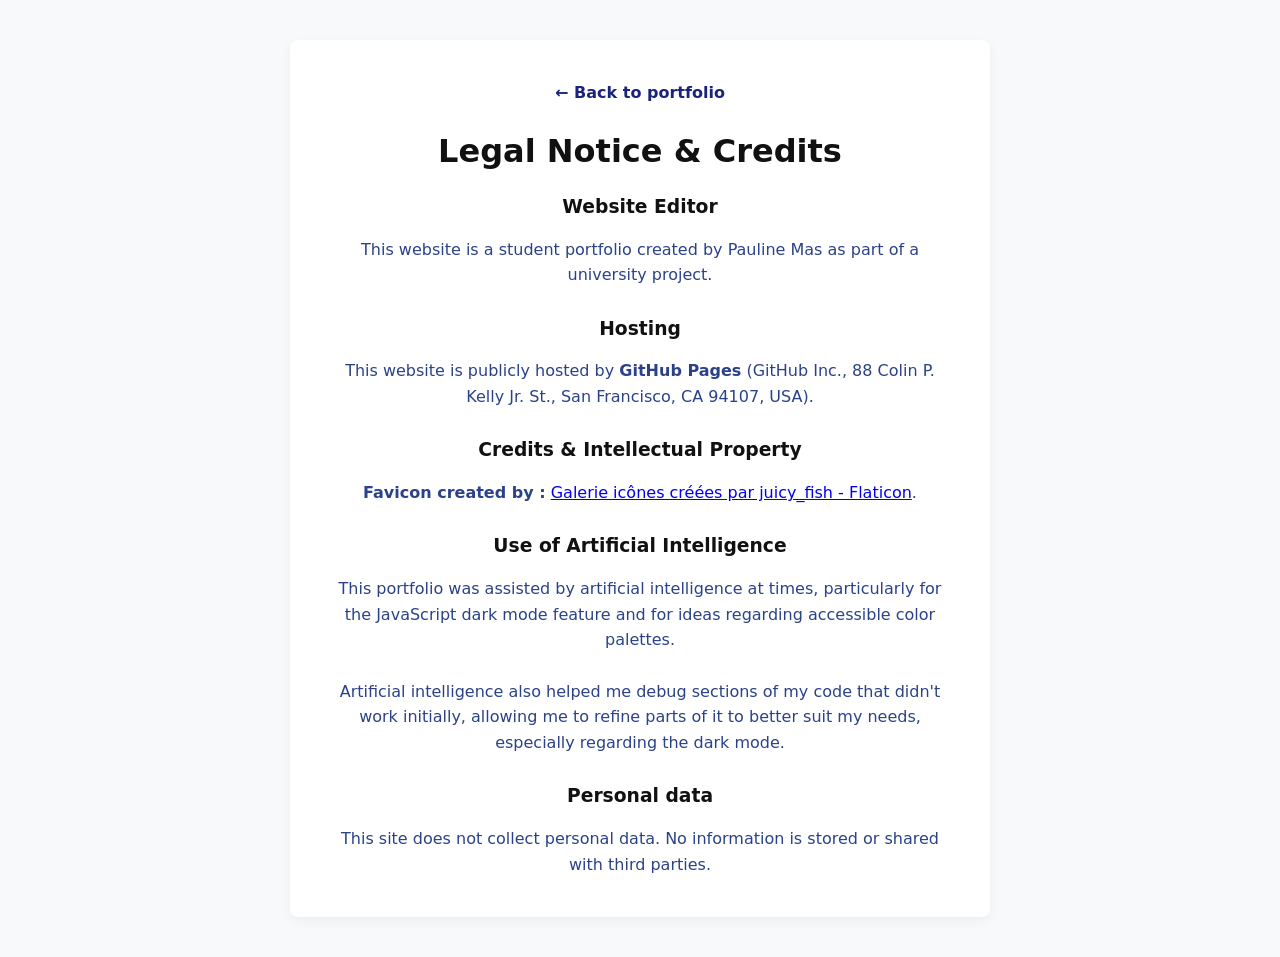
<file: legal-notice.html>
<!DOCTYPE html>
<html lang="fr">
<head>
    <meta charset="UTF-8">
    <meta name="viewport" content="width=device-width, initial-scale=1.0">
    <title>Legal Notice & Credits</title>
    <link rel="stylesheet" href="style.css">
    <link rel="icon" type="image/png" href="images/favicon.png">
</head>
<body class="page-mentions">
    <main class="conteneur-mentions">
        <a href="index.html" class="bouton-retour">← Back to portfolio</a>
        
        <h1>Legal Notice & Credits</h1>
        
        <h3>Website Editor</h3>
        <p>This website is a student portfolio created by Pauline Mas as part of a university project.</p>
        <br> 
        <h3>Hosting</h3>
        <p>This website is publicly hosted by <strong>GitHub Pages</strong> (GitHub Inc., 88 Colin P. Kelly Jr. St., San Francisco, CA 94107, USA).</p>
        <br>
        <h3>Credits & Intellectual Property</h3>
        <p><strong>Favicon created by :</strong> 
            <a href="https://www.flaticon.com/fr/icones-gratuites/galerie" title="galerie icônes">Galerie icônes créées par juicy_fish - Flaticon</a>.</p>
        <br>
        <h3>Use of Artificial Intelligence</h3>
        <p>This portfolio was assisted by artificial intelligence at times, particularly for the JavaScript dark mode feature and for ideas regarding accessible color palettes.</p>
        <br>
        <p>Artificial intelligence also helped me debug sections of my code that didn't work initially, allowing me to refine parts of it to better suit my needs, especially regarding the dark mode.</p>
        <br>
        <h3>Personal data</h3>
        <p>This site does not collect personal data. No information is stored or shared with third parties.</p>
    </main>
    <script src="script.js"></script>
</body>
</html>
</file>
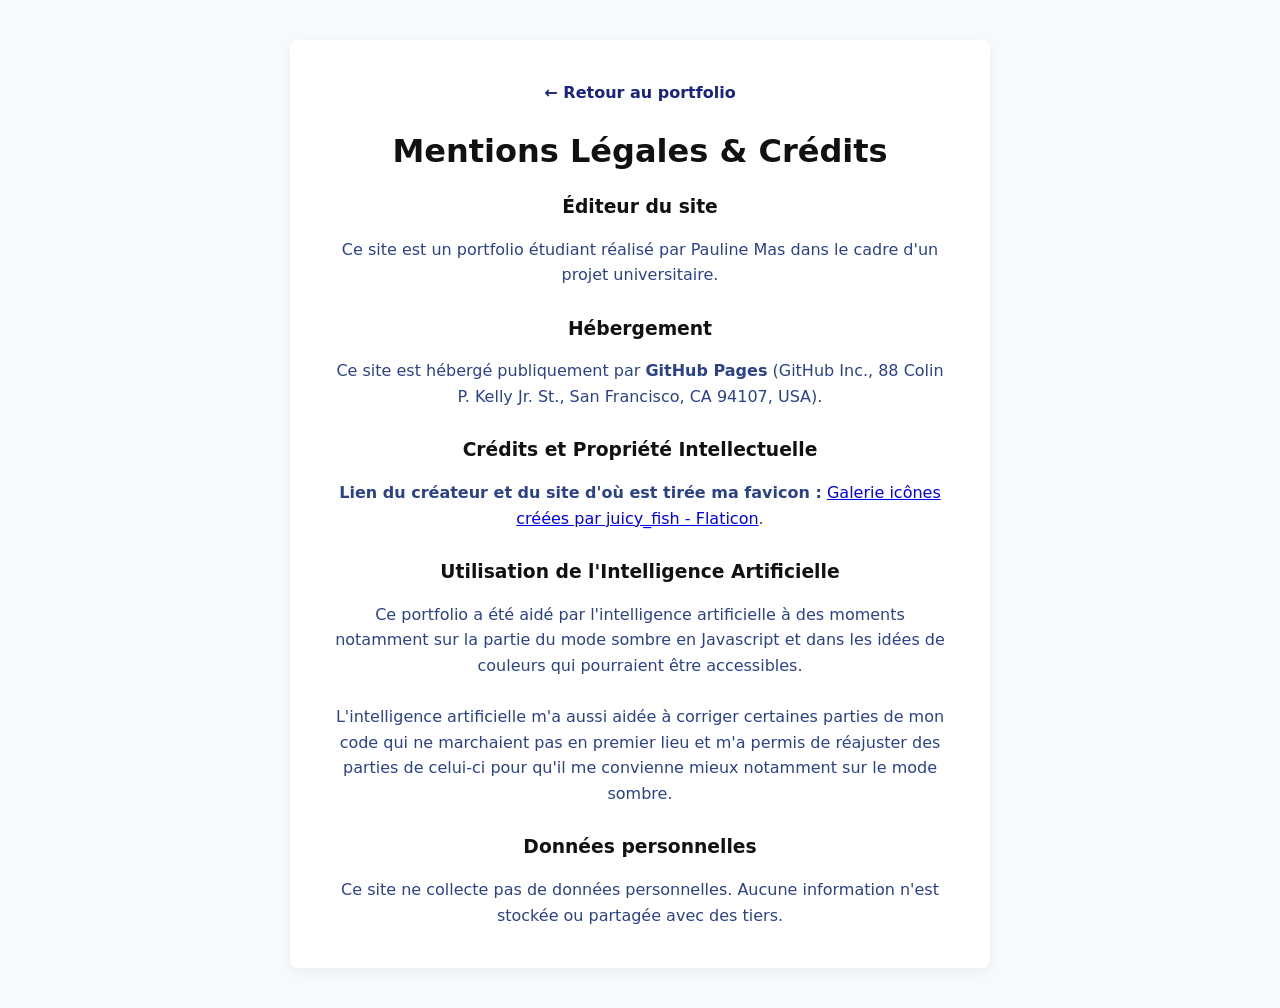
<file: mentions-legales.html>
<!DOCTYPE html>
<html lang="fr">
<head>
    <meta charset="UTF-8">
    <meta name="viewport" content="width=device-width, initial-scale=1.0">
    <title>Mentions Légales & Crédits</title>
    <link rel="stylesheet" href="style.css">
    <link rel="icon" type="image/png" href="images/favicon.png">
</head>
<body class="page-mentions">
    <main class="conteneur-mentions">
        <a href="index.html" class="bouton-retour">← Retour au portfolio</a>
        
        <h1>Mentions Légales & Crédits</h1>
        
        <h3>Éditeur du site</h3>
        <p>Ce site est un portfolio étudiant réalisé par Pauline Mas dans le cadre d'un projet universitaire.</p>
        <br> 
        <h3>Hébergement</h3>
        <p>Ce site est hébergé publiquement par <strong>GitHub Pages</strong> (GitHub Inc., 88 Colin P. Kelly Jr. St., San Francisco, CA 94107, USA).</p>
        <br>
        <h3>Crédits et Propriété Intellectuelle</h3>
        <p><strong>Lien du créateur et du site d'où est tirée ma favicon :</strong> 
            <a href="https://www.flaticon.com/fr/icones-gratuites/galerie" title="galerie icônes">Galerie icônes créées par juicy_fish - Flaticon</a>.</p>
        <br>
        <h3>Utilisation de l'Intelligence Artificielle</h3>
        <p>Ce portfolio a été aidé par l'intelligence artificielle à des moments notamment sur la partie du mode sombre en Javascript et dans les idées de couleurs qui pourraient être accessibles.</p>
        <br>
        <p>L'intelligence artificielle m'a aussi aidée à corriger certaines parties de mon code qui ne marchaient pas en premier lieu et m'a permis de réajuster des parties de celui-ci pour qu'il me convienne mieux notamment sur le mode sombre.</p>
        <br>
        <h3>Données personnelles</h3>
        <p>Ce site ne collecte pas de données personnelles. Aucune information n'est stockée ou partagée avec des tiers.</p>
    </main>
    <script src="script.js"></script>
</body>
</html>
</file>
<file: style.css>
/* bloc avec les paramètres de base pour le portefolio */
* {
    margin: 0;
    padding: 0;
    box-sizing: border-box;
}

body {
    font-family: 'Carter One', system-ui, sans-serif;
    color: #2b4289;
    background-color: #b7d0e4;
    line-height: 1.6;
    text-align: center;
}

/* bloc de la navigation du site */

header {
    background-color: #e0f1f4;/* je reste dans l'idée du bleu */
    padding: 15px;
    text-align: center;
    border-bottom: 2px solid #d8d3d3;
}

nav ul {
    list-style-type: none; /* ne plus afficher les puces de la liste */
}

nav li {
    display: inline;
    margin: 0 15px;
}

nav a {
    text-decoration: none;
    color: #007acc; /* pour montrer que c'est un lien */
    font-weight: bold;
}

nav a:hover {
    color: #0056b3;
}

/* bloc des sections du site */

main {
    max-width: 1000px; /* pour que le contenu ne soit pas trop large sur les grands écrans et 
    donc être plus accessible */
    margin: 0 auto;
    padding: 20px;
}

section {
    background-color: #edf7f9; /* créer un contraste avec le fond du site */
    margin: 30px 0;
    padding: 20px;
    border-radius: 8px;
    width: 80%;
    display: block;
}

h1, h2, h3 {
    margin-bottom: 15px;
    color: #111111;
}

h2 {
    text-decoration: underline;
}
/* bloc de l'alternance entre les différentes sections du site pour que ce soit plus lisible */
#presentation,#aboutme, #projets, #projects {
    margin-left: auto;
    margin-right: 0;
}

#competences, #contact {
    margin-left: 0;
    margin-right: auto;
}

/* pour le téléphone */
@media (max-width: 768px) {
  section {
    width: 100%; 
    padding: 20px; 
    margin: 20px 0;
  }

  #presentation, #competences, #projets, #contact {
    margin-left: 0;
    margin-right: 0;
  }
}

/* bloc des projets */

.projets-grille {
    display: grid;
    grid-template-columns: repeat(auto-fit, minmax(300px, 1fr));
    gap: 25px;
    margin-top: 25px;
}

.projet-card {
    font-family: roboto, Arial, Helvetica, sans-serif;
    background-color: #fdfdfd;
    border: 1px solid #e0e0e0;
    padding: 50px;
    margin-top: 15px;
    border-radius: 5px;
    box-shadow: 0 2px 4px rgba(0,0,0,0.1);
    display: flex;
    flex-direction: column;
}

/* avec le bloc pour la vidéo qui sera insérée dans le projet numéro 1 */

.video-placeholder {
    width: 100%;
    height: 150px;
    margin-top: 15px;
    text-align: center;
    line-height: 150px;
    color: #777777;
    font-style: italic;
}

/* bloc du style des sous-titres */
.sous-titre {
    font-family: roboto, Arial, Helvetica, sans-serif;
    font-size: 1rem;
    color: #555555;
    margin-bottom: 15px;
}

/* bloc du style que je veux donner à mon bouton pour le CV */
.bouton-cv {
    display: inline-block;
    background-color: #007acc;
    color: #ffffff !important;
    padding: 6px 16px;
    text-decoration: none;
    border-radius: 4px;
    font-weight: 500;
    letter-spacing: 0.5px;
}

.bouton-cv:hover {
    background-color: #0056b3; /* la couleur du bouton au survol */
}

/* bloc du style des badges de compétences */
.competences-liste {
    display: flex;
    flex-wrap: wrap;
    justify-content: center;
    gap: 12px;
    margin-top: 20px;
}

.competence-badge {
    padding: 8px 16px;
    border-radius: 20px;
    color: #000000;
    font-size: 0.95rem;
    box-shadow: 0 2px 4px rgba(0,0,0,0.1);
}

/* bloc du style des boutons des compétences */
.sf { 
    background-color: #1a237e;
    color: #ffffff; 
}
.soft{ 
    background-color: #575b5e; /*je change la couleur pour du contraste */
    color: #ffffff; 
}

/* bloc du style de la section contact */
.contact-conteneur {
    font-family: roboto, Arial, Helvetica, sans-serif;
    text-align: center;
    max-width: 600px;
    margin: 30px auto 0 auto;
}

.contact-conteneur p {
    color: #555555;
    margin-bottom: 25px;
}

.contact-boutons {
    display: flex;
    justify-content: center;
    gap: 20px;
    flex-wrap: wrap;
}

/* bloc du style des boutons de contact */
.bouton-contact {
    display: inline-block;
    text-decoration: none;
    padding: 12px 24px;
    border-radius: 6px;
    font-size: 0.95rem;
    font-weight: bold;
    transition: all 0.2s ease;
}

.bouton-contact.mail {
    background-color: #1a237e;
    color: #ffffff;
}

.bouton-contact.mail:hover {
    background-color: #0d1342;
}
.bouton-contact.linkedin {
    background-color: #575b5e;
    color: #ffffff;
}

.bouton-contact.linkedin:hover {
    background-color: #21272a;
}

/* bloc pour la video */
.video-conteneur {
    margin-top: auto;
    border-radius: 6px;
    overflow: hidden;
    box-shadow: 0 2px 4px rgba(0,0,0,0.1);
}

/* bloc du style des mentions légales */
.page-mentions {
    background-color: #f8f9fa;
    padding: 40px 20px;
}

.conteneur-mentions {
    max-width: 700px;
    margin: 0 auto;
    background: #ffffff;
    padding: 40px;
    border-radius: 8px;
    box-shadow: 0 4px 12px rgba(0,0,0,0.05);
}

.bouton-retour {
    display: inline-block;
    margin-bottom: 20px;
    color: #1a237e;
    text-decoration: none;
    font-weight: bold;
}

.bouton-retour:hover {
    text-decoration: underline;
}

/* bloc du style du bouton du dark mode */
#toggle-darkmode {
    margin-left: 15px;
    background: none;
    border: 1px solid #1a237e;
    color: #1a237e;
    padding: 6px 12px;
    border-radius: 20px;
    cursor: pointer;
    font-family: inherit;
    font-size: 0.85rem;
    font-weight: 500;
    transition: all 0.3s ease;
}

#toggle-darkmode:hover {
    background-color: #1a237e;
    color: #ffffff;
}

/* ça c'est le bloc pour adapter le bouton lui-même quand le mode sombre est actif, il
y a eu une correction sur ce bloc fait avec l'IA de Gemini car au premier essai du mode sombre
cela n'était pas concluant, donc pour aller plus vite, je me suis aidée je le laisse tel quel
sur cette partie */

/* 1. Le fond global du site et le texte général */
body.dark-mode {
    background-color: #121212 !important; /* Fond noir profond */
    color: #f5f5f5 !important; /* Texte blanc cassé très lisible */
}

/* 2. Correction de la barre de navigation (Header) */
body.dark-mode header, 
body.dark-mode nav,
body.dark-mode .your-header-class-if-any { 
    background-color: #1a1a1a !important;
    color: #f5f5f5 !important;
    border-bottom: 1px solid #333333 !important;
}

/* 3. Correction des liens du menu en mode sombre */
body.dark-mode nav a, 
body.dark-mode header a {
    color: #ffffff !important;
}

/* 4. Correction des cartes blanches (Présentation, Compétences...) */
body.dark-mode .presentation-card, 
body.dark-mode .competences-card,
body.dark-mode .projet-card,
body.dark-mode main > div { /* Cible tes blocs de section */
    background-color: #1e1e1e !important; /* Gris anthracite pour les cartes */
    color: #ffffff !important;
    box-shadow: 0 4px 12px rgba(0, 0, 0, 0.5) !important;
}

/* 5. Correction du bouton Mode Sombre lui-même */
body.dark-mode #toggle-darkmode {
    border-color: #ffffff !important;
    color: #ffffff !important;
    background-color: transparent !important;
}

body.dark-mode #toggle-darkmode:hover {
    background-color: #ffffff !important;
    color: #121212 !important;
}

/* 1. Force la couleur de fond des cartes projets (Premier et deuxième projet) */
body.dark-mode .premier-projet-block, 
body.dark-mode .deuxieme-projet-block,
body.dark-mode .projet-card { /* Ciblez la classe générique si vous en avez une */
    background-color: #1e1e1e !important; /* Gris anthracite pour les cartes projets */
    border: 1px solid #333333 !important; /* Ajoute une bordure subtile */
    box-shadow: 0 4px 12px rgba(0, 0, 0, 0.5) !important; /* Ombre plus sombre */
}

/* 2. Force la couleur du texte à l'intérieur des cartes projets */
body.dark-mode .premier-projet-block *, 
body.dark-mode .deuxieme-projet-block *,
body.dark-mode .projet-card * { /* L'étoile (*) cible TOUT le texte à l'intérieur */
    color: #ffffff !important; /* Texte blanc pur pour un contraste maximal */
}

/* bloc du mode sombre des mentions légales */
body.dark-mode .conteneur-mentions {
    background-color: #1e1e1e !important;
    color: #ffffff !important;
    box-shadow: 0 4px 12px rgba(0, 0, 0, 0.5) !important;
}

body.dark-mode .conteneur-mentions h1,
body.dark-mode .conteneur-mentions h3,
body.dark-mode .conteneur-mentions p,
body.dark-mode .conteneur-mentions strong {
    color: #ffffff !important;
}

body.dark-mode .bouton-retour {
    color: #9fa8da !important;
}
</file>
